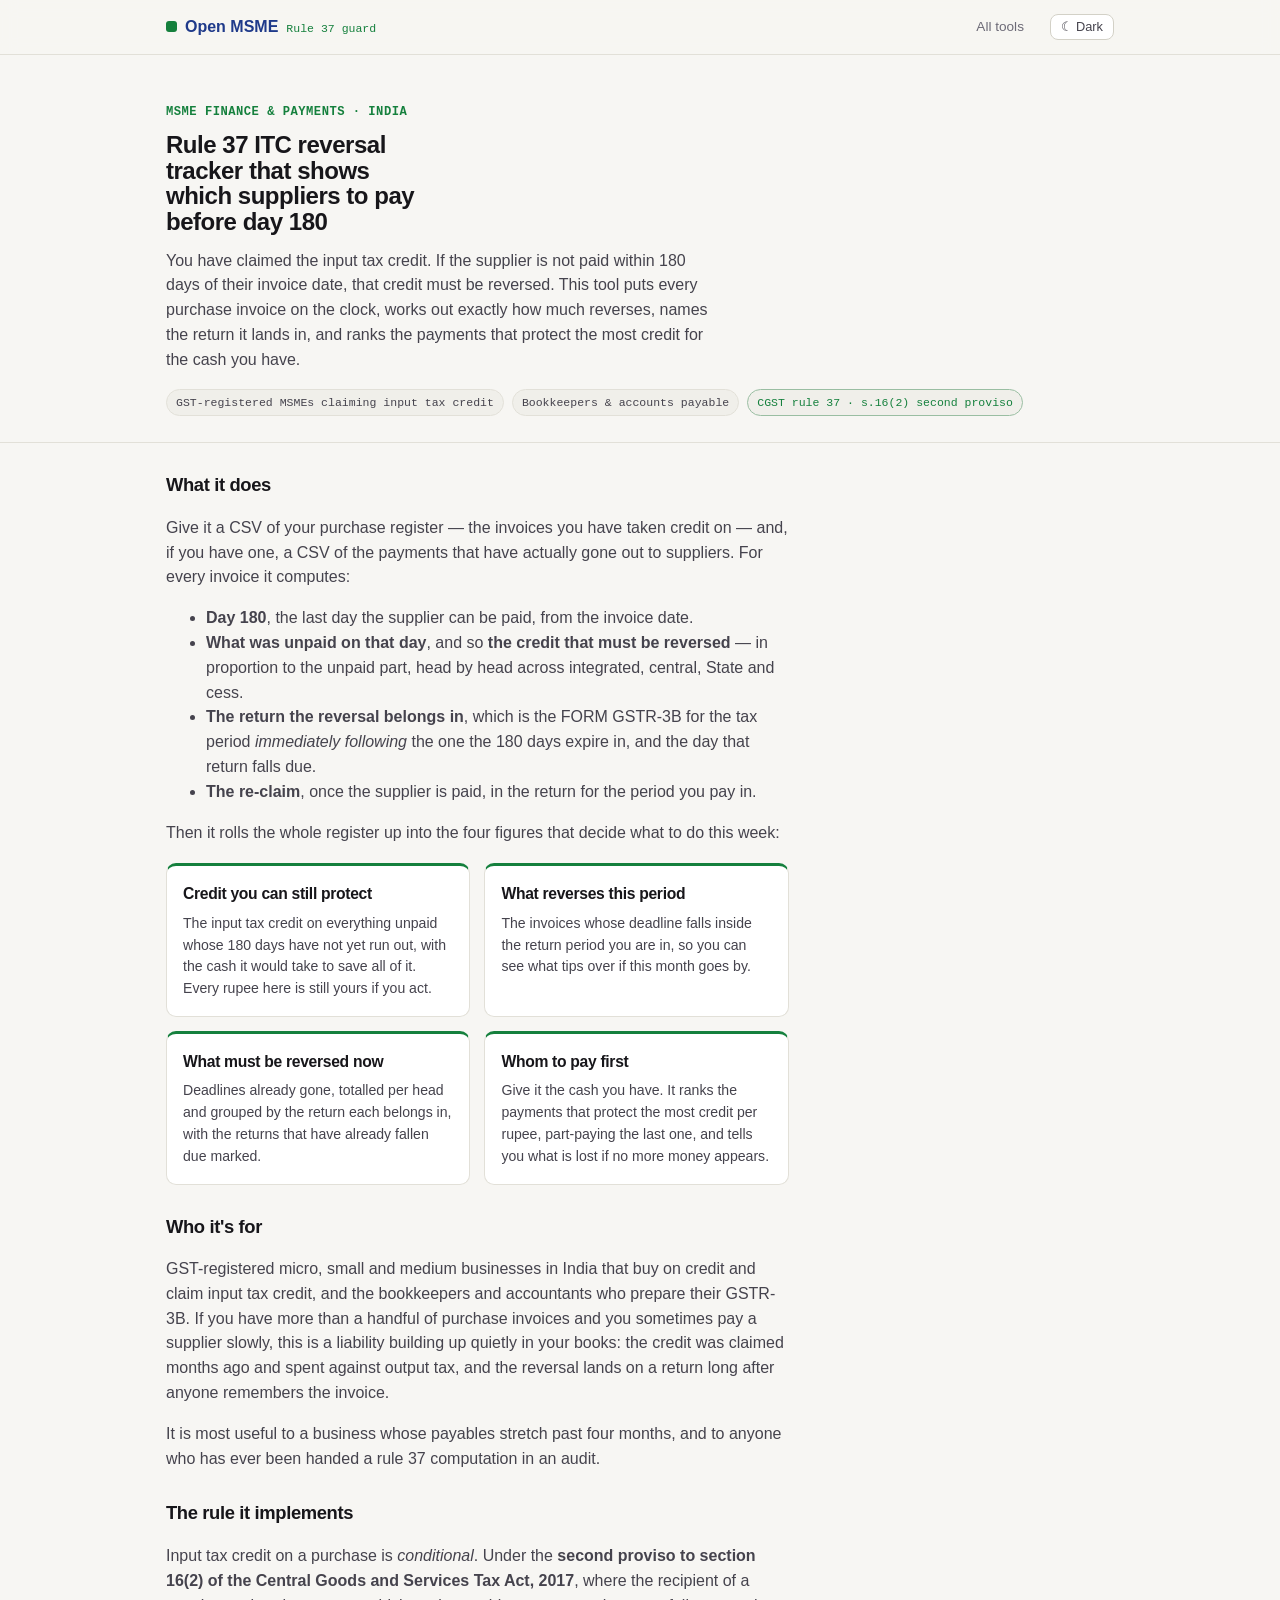
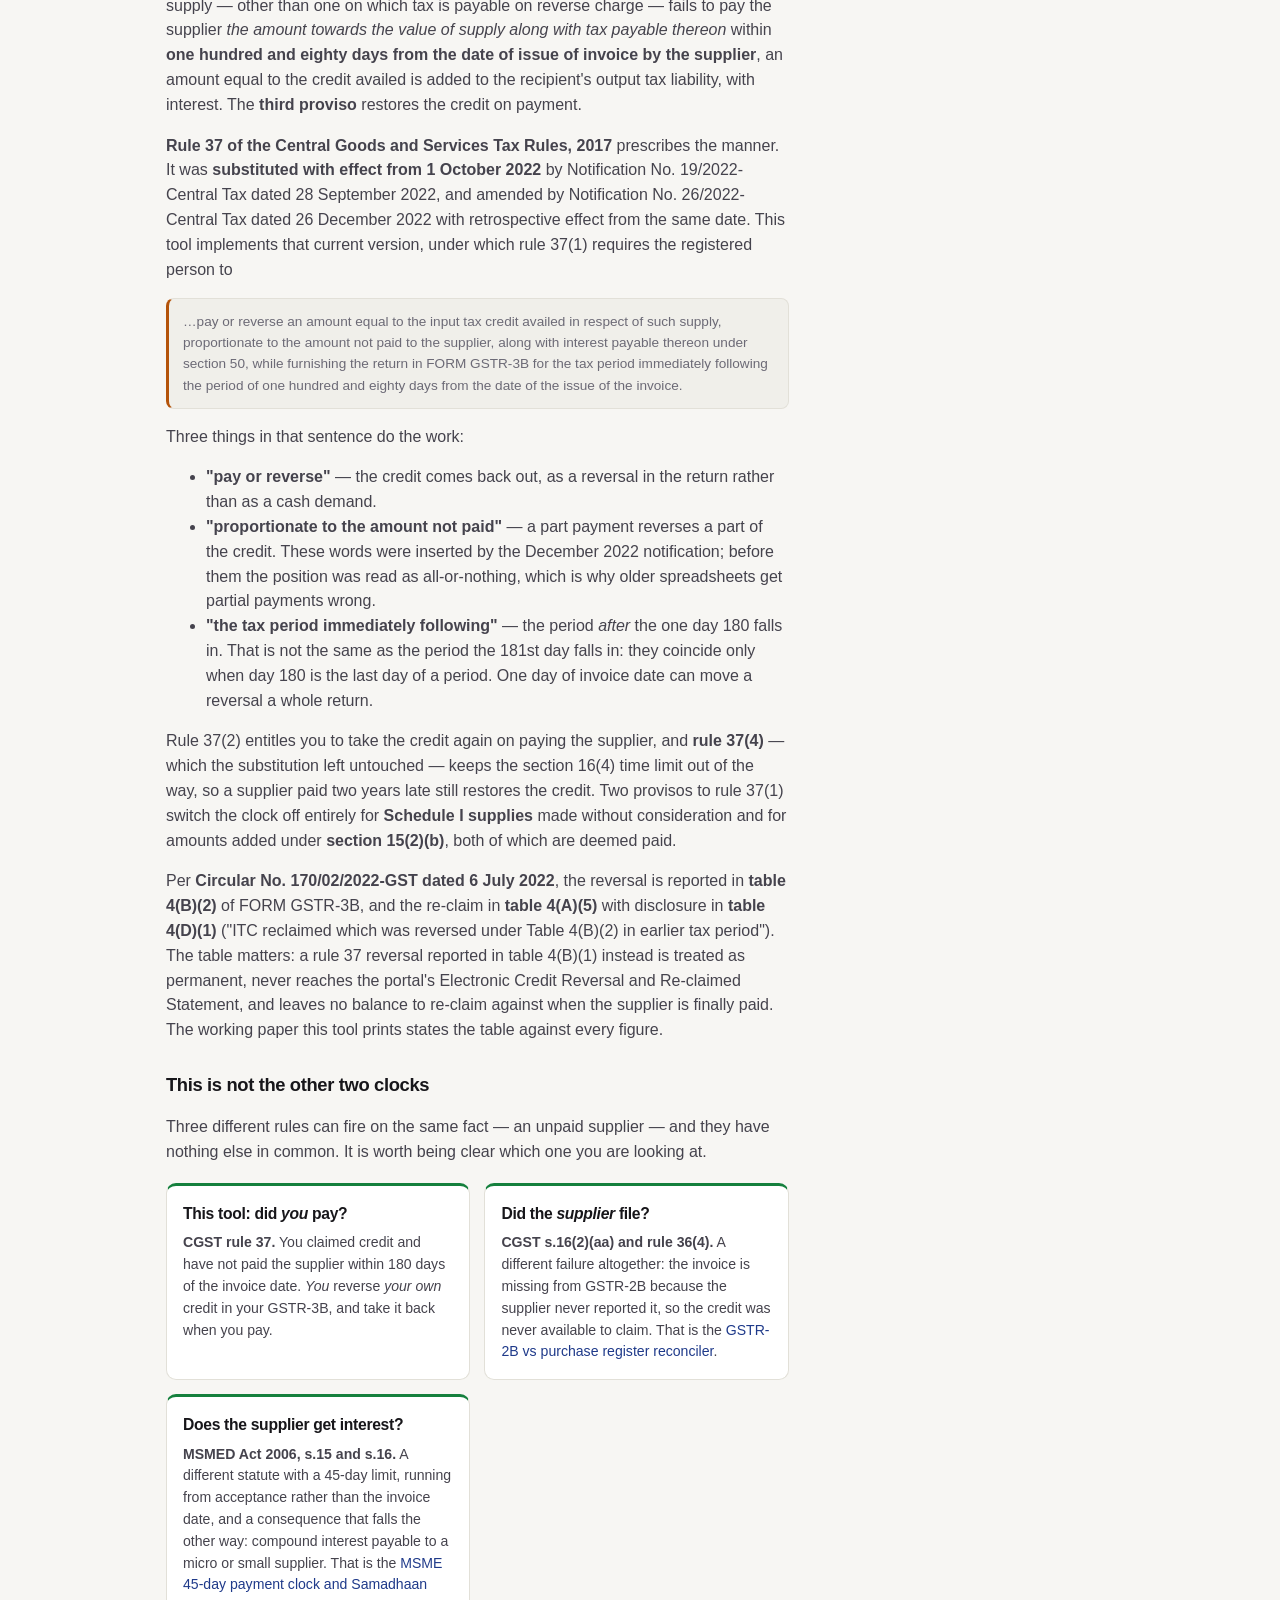
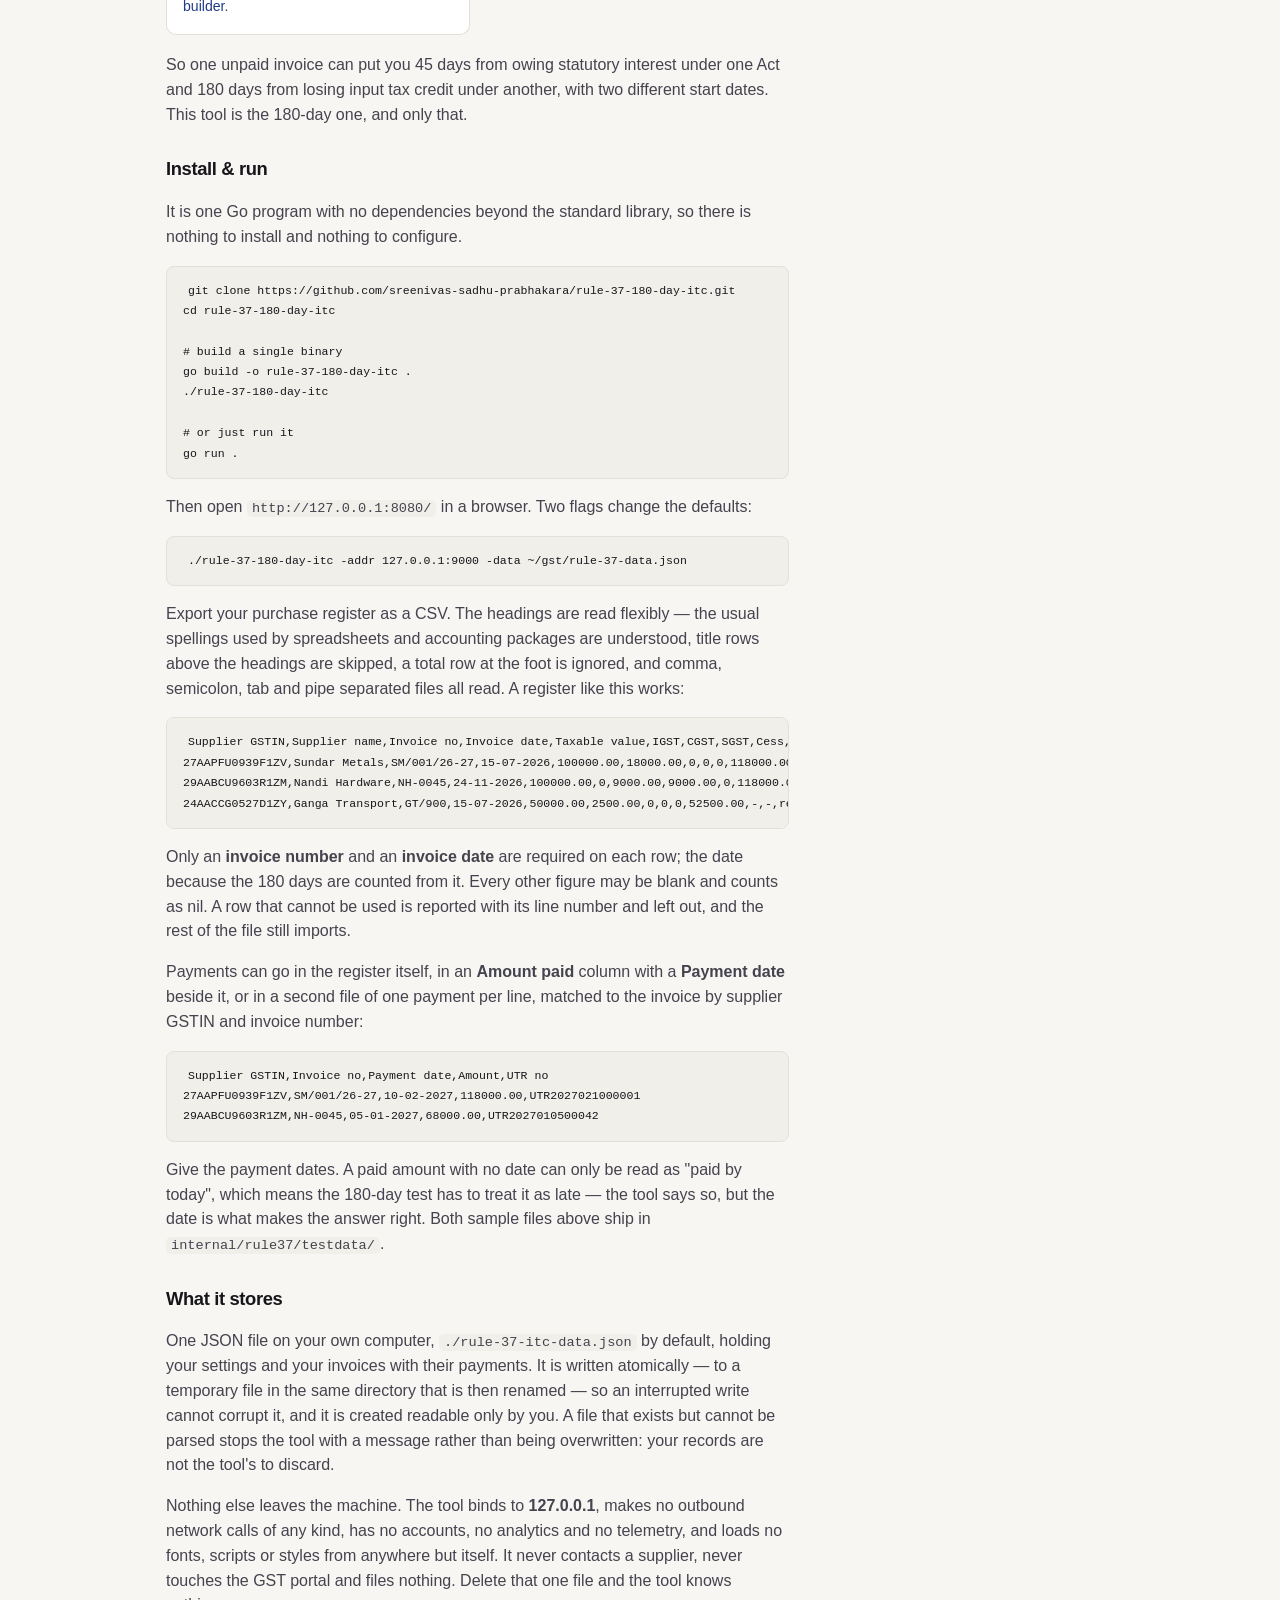
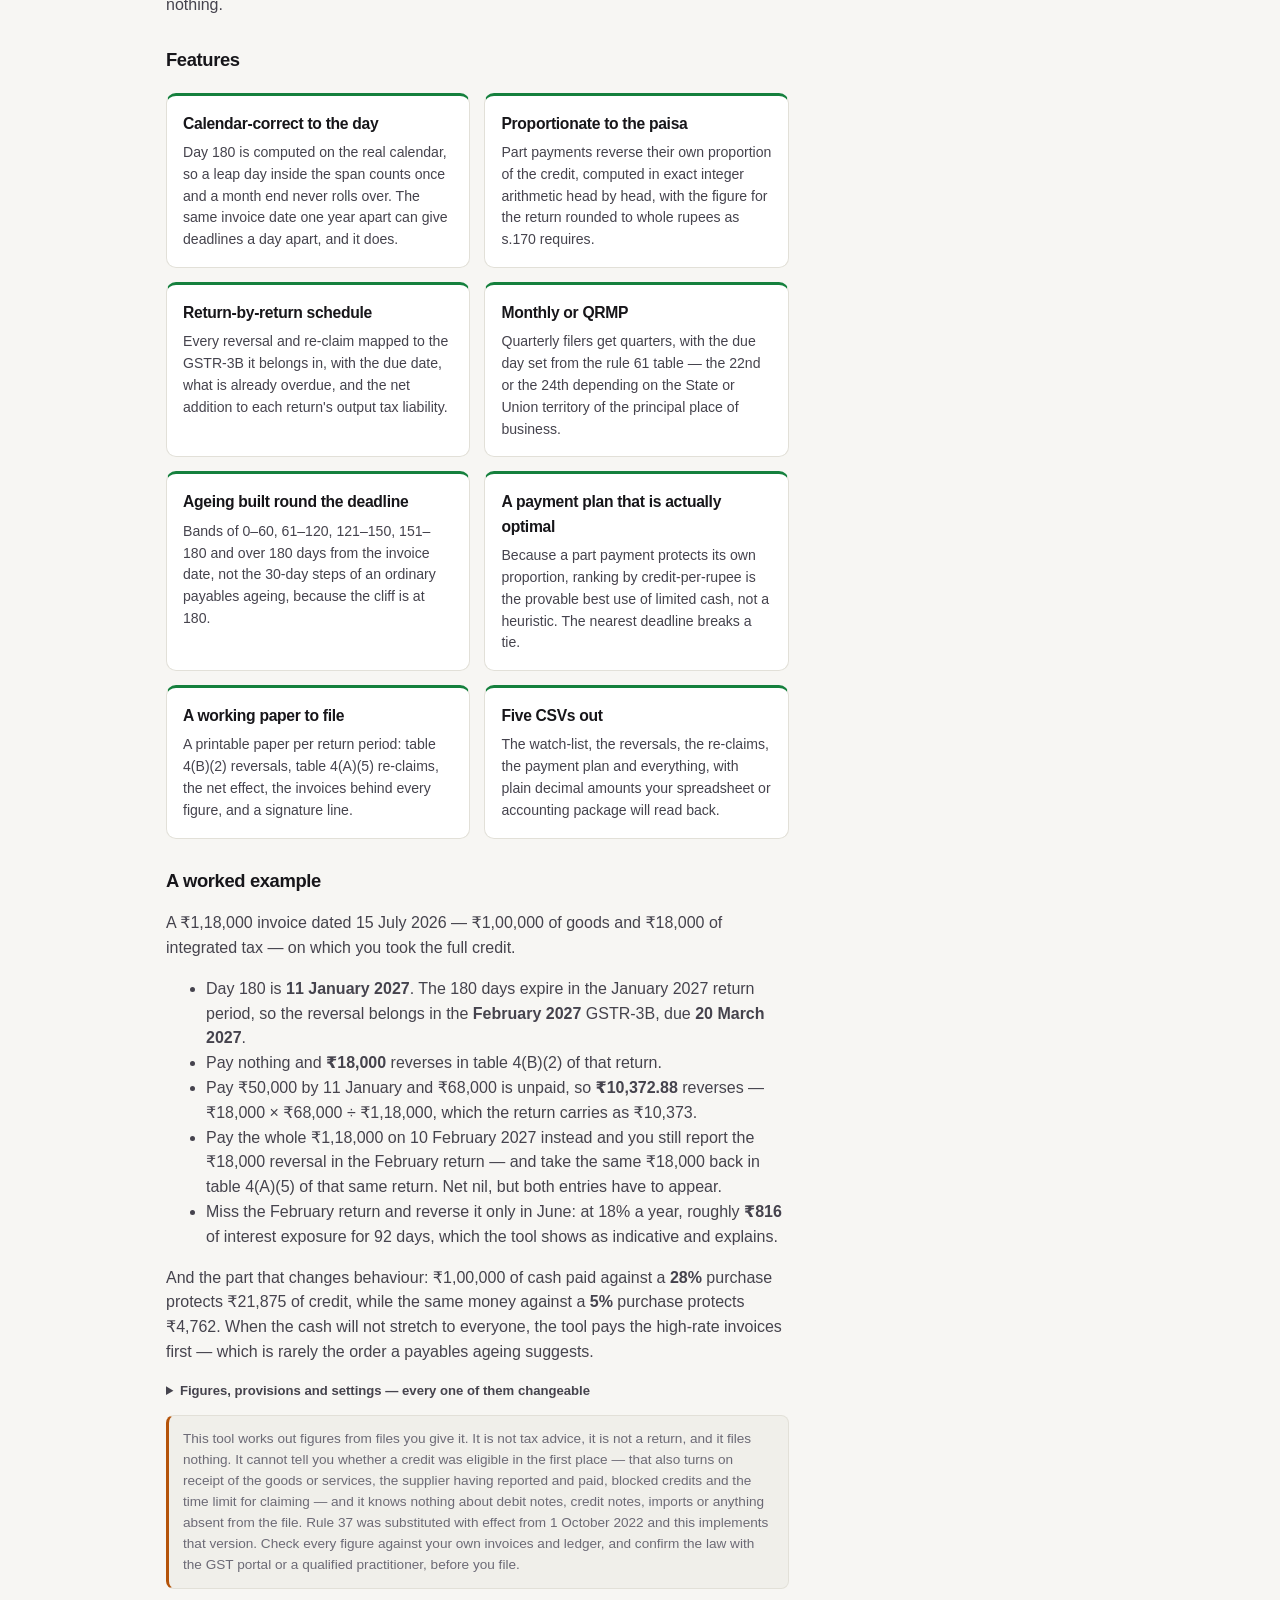
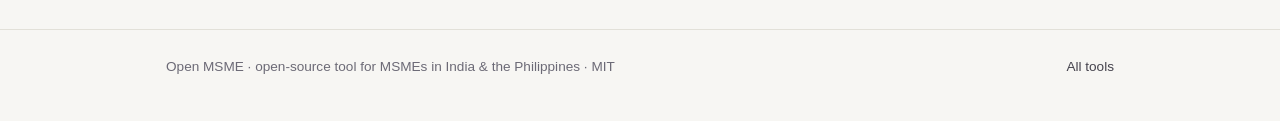
<file: docs/index.html>
<!doctype html>
<html lang="en">
<head>
<meta charset="utf-8">
<meta name="viewport" content="width=device-width, initial-scale=1">
<meta http-equiv="Content-Security-Policy" content="default-src 'self'; base-uri 'self'; img-src 'self' data:; style-src 'self'; script-src 'self'; font-src 'self'; form-action 'self'">
<title>Rule 37 ITC reversal tracker for the 180-day supplier payment deadline · Open MSME</title>
<meta name="description" content="Free single-binary tool for GST-registered Indian businesses: put every purchase invoice on the CGST rule 37 180-day clock, see the input tax credit that reverses if the supplier is not paid, and know which suppliers to pay first to protect the most credit.">
<meta name="color-scheme" content="light dark">
<meta property="og:title" content="Rule 37 ITC reversal tracker for the 180-day supplier payment deadline">
<meta property="og:description" content="Pay the supplier within 180 days or reverse the input tax credit. This tool shows the deadline per invoice, the credit at stake, the return the reversal lands in, and whom to pay first.">
<meta property="og:type" content="website">
<link rel="icon" href="assets/favicon.svg" type="image/svg+xml">
<link rel="stylesheet" href="assets/style.css">
<link rel="stylesheet" href="assets/accent.css">
<script src="assets/theme-init.js"></script>
</head>
<body>
<header class="topbar">
  <div class="wrap">
    <a class="brand" href="./">
      <span class="dot"></span>
      <b>Open MSME</b>
      <span class="tag">Rule 37 guard</span>
    </a>
    <span class="sp"></span>
    <a class="home" href="https://sreenivas-sadhu-prabhakara.github.io/openmsme/">All tools</a>
    <button class="themer" data-themer type="button">Theme</button>
  </div>
</header>

<main>
  <section class="hero">
    <div class="wrap">
      <div class="eyebrow">MSME finance &amp; payments &middot; India</div>
      <h1>Rule 37 ITC reversal tracker that shows which suppliers to pay before day 180</h1>
      <p class="lede">You have claimed the input tax credit. If the supplier is not paid within 180 days of their invoice date, that credit must be reversed. This tool puts every purchase invoice on the clock, works out exactly how much reverses, names the return it lands in, and ranks the payments that protect the most credit for the cash you have.</p>
      <div class="who">
        <span class="pill">GST-registered MSMEs claiming input tax credit</span>
        <span class="pill">Bookkeepers &amp; accounts payable</span>
        <span class="pill reg">CGST rule 37 &middot; s.16(2) second proviso</span>
      </div>
    </div>
  </section>

  <div class="wrap">
    <section class="prose">
      <h2>What it does</h2>
      <p>Give it a CSV of your purchase register &mdash; the invoices you have taken credit on &mdash; and, if you have one, a CSV of the payments that have actually gone out to suppliers. For every invoice it computes:</p>
      <ul>
        <li><strong>Day 180</strong>, the last day the supplier can be paid, from the invoice date.</li>
        <li><strong>What was unpaid on that day</strong>, and so <strong>the credit that must be reversed</strong> &mdash; in proportion to the unpaid part, head by head across integrated, central, State and cess.</li>
        <li><strong>The return the reversal belongs in</strong>, which is the FORM GSTR-3B for the tax period <em>immediately following</em> the one the 180 days expire in, and the day that return falls due.</li>
        <li><strong>The re-claim</strong>, once the supplier is paid, in the return for the period you pay in.</li>
      </ul>
      <p>Then it rolls the whole register up into the four figures that decide what to do this week:</p>
      <div class="featgrid">
        <div class="feat">
          <h3>Credit you can still protect</h3>
          <p>The input tax credit on everything unpaid whose 180 days have not yet run out, with the cash it would take to save all of it. Every rupee here is still yours if you act.</p>
        </div>
        <div class="feat">
          <h3>What reverses this period</h3>
          <p>The invoices whose deadline falls inside the return period you are in, so you can see what tips over if this month goes by.</p>
        </div>
        <div class="feat">
          <h3>What must be reversed now</h3>
          <p>Deadlines already gone, totalled per head and grouped by the return each belongs in, with the returns that have already fallen due marked.</p>
        </div>
        <div class="feat">
          <h3>Whom to pay first</h3>
          <p>Give it the cash you have. It ranks the payments that protect the most credit per rupee, part-paying the last one, and tells you what is lost if no more money appears.</p>
        </div>
      </div>

      <h2>Who it's for</h2>
      <p>GST-registered micro, small and medium businesses in India that buy on credit and claim input tax credit, and the bookkeepers and accountants who prepare their GSTR-3B. If you have more than a handful of purchase invoices and you sometimes pay a supplier slowly, this is a liability building up quietly in your books: the credit was claimed months ago and spent against output tax, and the reversal lands on a return long after anyone remembers the invoice.</p>
      <p>It is most useful to a business whose payables stretch past four months, and to anyone who has ever been handed a rule 37 computation in an audit.</p>

      <h2>The rule it implements</h2>
      <p>Input tax credit on a purchase is <em>conditional</em>. Under the <strong>second proviso to section 16(2) of the Central Goods and Services Tax Act, 2017</strong>, where the recipient of a supply &mdash; other than one on which tax is payable on reverse charge &mdash; fails to pay the supplier <em>the amount towards the value of supply along with tax payable thereon</em> within <strong>one hundred and eighty days from the date of issue of invoice by the supplier</strong>, an amount equal to the credit availed is added to the recipient's output tax liability, with interest. The <strong>third proviso</strong> restores the credit on payment.</p>
      <p><strong>Rule 37 of the Central Goods and Services Tax Rules, 2017</strong> prescribes the manner. It was <strong>substituted with effect from 1 October 2022</strong> by Notification No. 19/2022-Central Tax dated 28 September 2022, and amended by Notification No. 26/2022-Central Tax dated 26 December 2022 with retrospective effect from the same date. This tool implements that current version, under which rule 37(1) requires the registered person to</p>
      <blockquote class="note">&hellip;pay or reverse an amount equal to the input tax credit availed in respect of such supply, proportionate to the amount not paid to the supplier, along with interest payable thereon under section 50, while furnishing the return in FORM GSTR-3B for the tax period immediately following the period of one hundred and eighty days from the date of the issue of the invoice.</blockquote>
      <p>Three things in that sentence do the work:</p>
      <ul>
        <li><strong>"pay or reverse"</strong> &mdash; the credit comes back out, as a reversal in the return rather than as a cash demand.</li>
        <li><strong>"proportionate to the amount not paid"</strong> &mdash; a part payment reverses a part of the credit. These words were inserted by the December 2022 notification; before them the position was read as all-or-nothing, which is why older spreadsheets get partial payments wrong.</li>
        <li><strong>"the tax period immediately following"</strong> &mdash; the period <em>after</em> the one day 180 falls in. That is not the same as the period the 181st day falls in: they coincide only when day 180 is the last day of a period. One day of invoice date can move a reversal a whole return.</li>
      </ul>
      <p>Rule 37(2) entitles you to take the credit again on paying the supplier, and <strong>rule 37(4)</strong> &mdash; which the substitution left untouched &mdash; keeps the section 16(4) time limit out of the way, so a supplier paid two years late still restores the credit. Two provisos to rule 37(1) switch the clock off entirely for <strong>Schedule I supplies</strong> made without consideration and for amounts added under <strong>section 15(2)(b)</strong>, both of which are deemed paid.</p>
      <p>Per <strong>Circular No. 170/02/2022-GST dated 6 July 2022</strong>, the reversal is reported in <strong>table 4(B)(2)</strong> of FORM GSTR-3B, and the re-claim in <strong>table 4(A)(5)</strong> with disclosure in <strong>table 4(D)(1)</strong> ("ITC reclaimed which was reversed under Table 4(B)(2) in earlier tax period"). The table matters: a rule 37 reversal reported in table 4(B)(1) instead is treated as permanent, never reaches the portal's Electronic Credit Reversal and Re-claimed Statement, and leaves no balance to re-claim against when the supplier is finally paid. The working paper this tool prints states the table against every figure.</p>

      <h2>This is not the other two clocks</h2>
      <p>Three different rules can fire on the same fact &mdash; an unpaid supplier &mdash; and they have nothing else in common. It is worth being clear which one you are looking at.</p>
      <div class="featgrid">
        <div class="feat">
          <h3>This tool: did <em>you</em> pay?</h3>
          <p><strong>CGST rule 37.</strong> You claimed credit and have not paid the supplier within 180 days of the invoice date. <em>You</em> reverse <em>your own</em> credit in your GSTR-3B, and take it back when you pay.</p>
        </div>
        <div class="feat">
          <h3>Did the <em>supplier</em> file?</h3>
          <p><strong>CGST s.16(2)(aa) and rule 36(4).</strong> A different failure altogether: the invoice is missing from GSTR-2B because the supplier never reported it, so the credit was never available to claim. That is the <a href="https://sreenivas-sadhu-prabhakara.github.io/gstr2b-itc-reconciler/">GSTR-2B vs purchase register reconciler</a>.</p>
        </div>
        <div class="feat">
          <h3>Does the supplier get interest?</h3>
          <p><strong>MSMED Act 2006, s.15 and s.16.</strong> A different statute with a 45-day limit, running from acceptance rather than the invoice date, and a consequence that falls the other way: compound interest payable to a micro or small supplier. That is the <a href="https://sreenivas-sadhu-prabhakara.github.io/msme-payment-clock-samadhaan/">MSME 45-day payment clock and Samadhaan builder</a>.</p>
        </div>
      </div>
      <p>So one unpaid invoice can put you 45 days from owing statutory interest under one Act and 180 days from losing input tax credit under another, with two different start dates. This tool is the 180-day one, and only that.</p>

      <h2>Install &amp; run</h2>
      <p>It is one Go program with no dependencies beyond the standard library, so there is nothing to install and nothing to configure.</p>
      <pre><code>git clone https://github.com/sreenivas-sadhu-prabhakara/rule-37-180-day-itc.git
cd rule-37-180-day-itc

# build a single binary
go build -o rule-37-180-day-itc .
./rule-37-180-day-itc

# or just run it
go run .</code></pre>
      <p>Then open <code>http://127.0.0.1:8080/</code> in a browser. Two flags change the defaults:</p>
      <pre><code>./rule-37-180-day-itc -addr 127.0.0.1:9000 -data ~/gst/rule-37-data.json</code></pre>
      <p>Export your purchase register as a CSV. The headings are read flexibly &mdash; the usual spellings used by spreadsheets and accounting packages are understood, title rows above the headings are skipped, a total row at the foot is ignored, and comma, semicolon, tab and pipe separated files all read. A register like this works:</p>
      <pre><code>Supplier GSTIN,Supplier name,Invoice no,Invoice date,Taxable value,IGST,CGST,SGST,Cess,Invoice value,Amount paid,Payment date,Out-of-scope reason
27AAPFU0939F1ZV,Sundar Metals,SM/001/26-27,15-07-2026,100000.00,18000.00,0,0,0,118000.00,0,,
29AABCU9603R1ZM,Nandi Hardware,NH-0045,24-11-2026,100000.00,0,9000.00,9000.00,0,118000.00,50000.00,01-12-2026,
24AACCG0527D1ZY,Ganga Transport,GT/900,15-07-2026,50000.00,2500.00,0,0,0,52500.00,-,-,reverse-charge</code></pre>
      <p>Only an <strong>invoice number</strong> and an <strong>invoice date</strong> are required on each row; the date because the 180 days are counted from it. Every other figure may be blank and counts as nil. A row that cannot be used is reported with its line number and left out, and the rest of the file still imports.</p>
      <p>Payments can go in the register itself, in an <strong>Amount paid</strong> column with a <strong>Payment date</strong> beside it, or in a second file of one payment per line, matched to the invoice by supplier GSTIN and invoice number:</p>
      <pre><code>Supplier GSTIN,Invoice no,Payment date,Amount,UTR no
27AAPFU0939F1ZV,SM/001/26-27,10-02-2027,118000.00,UTR2027021000001
29AABCU9603R1ZM,NH-0045,05-01-2027,68000.00,UTR2027010500042</code></pre>
      <p>Give the payment dates. A paid amount with no date can only be read as "paid by today", which means the 180-day test has to treat it as late &mdash; the tool says so, but the date is what makes the answer right. Both sample files above ship in <code>internal/rule37/testdata/</code>.</p>

      <h2>What it stores</h2>
      <p>One JSON file on your own computer, <code>./rule-37-itc-data.json</code> by default, holding your settings and your invoices with their payments. It is written atomically &mdash; to a temporary file in the same directory that is then renamed &mdash; so an interrupted write cannot corrupt it, and it is created readable only by you. A file that exists but cannot be parsed stops the tool with a message rather than being overwritten: your records are not the tool's to discard.</p>
      <p>Nothing else leaves the machine. The tool binds to <strong>127.0.0.1</strong>, makes no outbound network calls of any kind, has no accounts, no analytics and no telemetry, and loads no fonts, scripts or styles from anywhere but itself. It never contacts a supplier, never touches the GST portal and files nothing. Delete that one file and the tool knows nothing.</p>

      <h2>Features</h2>
      <div class="featgrid">
        <div class="feat">
          <h3>Calendar-correct to the day</h3>
          <p>Day 180 is computed on the real calendar, so a leap day inside the span counts once and a month end never rolls over. The same invoice date one year apart can give deadlines a day apart, and it does.</p>
        </div>
        <div class="feat">
          <h3>Proportionate to the paisa</h3>
          <p>Part payments reverse their own proportion of the credit, computed in exact integer arithmetic head by head, with the figure for the return rounded to whole rupees as s.170 requires.</p>
        </div>
        <div class="feat">
          <h3>Return-by-return schedule</h3>
          <p>Every reversal and re-claim mapped to the GSTR-3B it belongs in, with the due date, what is already overdue, and the net addition to each return's output tax liability.</p>
        </div>
        <div class="feat">
          <h3>Monthly or QRMP</h3>
          <p>Quarterly filers get quarters, with the due day set from the rule 61 table &mdash; the 22nd or the 24th depending on the State or Union territory of the principal place of business.</p>
        </div>
        <div class="feat">
          <h3>Ageing built round the deadline</h3>
          <p>Bands of 0&ndash;60, 61&ndash;120, 121&ndash;150, 151&ndash;180 and over 180 days from the invoice date, not the 30-day steps of an ordinary payables ageing, because the cliff is at 180.</p>
        </div>
        <div class="feat">
          <h3>A payment plan that is actually optimal</h3>
          <p>Because a part payment protects its own proportion, ranking by credit-per-rupee is the provable best use of limited cash, not a heuristic. The nearest deadline breaks a tie.</p>
        </div>
        <div class="feat">
          <h3>A working paper to file</h3>
          <p>A printable paper per return period: table 4(B)(2) reversals, table 4(A)(5) re-claims, the net effect, the invoices behind every figure, and a signature line.</p>
        </div>
        <div class="feat">
          <h3>Five CSVs out</h3>
          <p>The watch-list, the reversals, the re-claims, the payment plan and everything, with plain decimal amounts your spreadsheet or accounting package will read back.</p>
        </div>
      </div>

      <h2>A worked example</h2>
      <p>A &#8377;1,18,000 invoice dated 15 July 2026 &mdash; &#8377;1,00,000 of goods and &#8377;18,000 of integrated tax &mdash; on which you took the full credit.</p>
      <ul>
        <li>Day 180 is <strong>11 January 2027</strong>. The 180 days expire in the January 2027 return period, so the reversal belongs in the <strong>February 2027</strong> GSTR-3B, due <strong>20 March 2027</strong>.</li>
        <li>Pay nothing and <strong>&#8377;18,000</strong> reverses in table 4(B)(2) of that return.</li>
        <li>Pay &#8377;50,000 by 11 January and &#8377;68,000 is unpaid, so <strong>&#8377;10,372.88</strong> reverses &mdash; &#8377;18,000 &times; &#8377;68,000 &divide; &#8377;1,18,000, which the return carries as &#8377;10,373.</li>
        <li>Pay the whole &#8377;1,18,000 on 10 February 2027 instead and you still report the &#8377;18,000 reversal in the February return &mdash; and take the same &#8377;18,000 back in table 4(A)(5) of that same return. Net nil, but both entries have to appear.</li>
        <li>Miss the February return and reverse it only in June: at 18% a year, roughly <strong>&#8377;816</strong> of interest exposure for 92 days, which the tool shows as indicative and explains.</li>
      </ul>
      <p>And the part that changes behaviour: &#8377;1,00,000 of cash paid against a <strong>28%</strong> purchase protects &#8377;21,875 of credit, while the same money against a <strong>5%</strong> purchase protects &#8377;4,762. When the cash will not stretch to everyone, the tool pays the high-rate invoices first &mdash; which is rarely the order a payables ageing suggests.</p>

      <details class="assumptions">
        <summary>Figures, provisions and settings &mdash; every one of them changeable</summary>
        <ul>
          <li><strong>180 days</strong> &mdash; second proviso to s.16(2) of the CGST Act, 2017 and rule 37(1) of the CGST Rules, 2017. A named constant in one place, overridable in case the period is amended.</li>
          <li><strong>Counted from the day after the invoice date</strong>, so day 180 is the invoice date plus 180 days. This is a <em>convention</em>, not something the rule spells out: it follows s.9 of the General Clauses Act, 1897, under which "from" excludes the first day, and it is what practice does. The alternative &mdash; counting the invoice date as day one &mdash; makes every deadline a day earlier. It changes the answer only where day 180 falls at a period boundary, and the computed date is shown against every invoice so you can check it.</li>
          <li><strong>The reversal goes in the return for the tax period immediately following</strong> the one the 180 days expire in &mdash; rule 37(1). Not the period containing the 181st day.</li>
          <li><strong>GSTR-3B due on the 20th</strong> of the following month for a monthly filer, and the <strong>22nd or 24th</strong> of the month after the quarter for a QRMP filer, by the two groups of States and Union territories in <strong>rule 61(1)(ii)</strong>. Chandigarh and Delhi are in the 24th group, which is the entry most often got wrong.</li>
          <li><strong>Interest at 18% a year</strong> &mdash; the rate notified under <strong>s.50(3)</strong> of the CGST Act (Notification No. 13/2017-Central Tax dated 28 June 2017, as amended retrospectively from 1 July 2017 by s.116 of and the Sixth Schedule to the Finance Act, 2022). The Act caps the notifiable rate at 24%. Charged here only on a reversal made <em>after</em> the return it belonged in fell due, and labelled indicative throughout.</li>
          <li><strong>Whether interest arises at all on a timely reversal is unsettled.</strong> The pre-October-2022 rule 37(3), which ran interest from the date the credit was availed, was omitted by the same notification that substituted the rest. What is left says only "interest payable thereon under section 50", and s.50(3) now reaches credit "wrongly availed <em>and utilised</em>", with rule 88B(3) running the clock from the date of utilisation &mdash; which, by its Explanation, is when the electronic credit ledger balance falls below the credit in question. There is a respectable view that a reversal made in the correct return attracts none, and practitioners who would run interest from availment. No circular settles it. The tool takes no side: set the rate to nil for the first view, or switch the basis to run from the return in which the credit was taken to see the larger exposure. Decide it with your practitioner, not with a tool.</li>
          <li><strong>Out of scope:</strong> supplies on which tax is payable on reverse charge (excluded by the second proviso to s.16(2) itself), <strong>Schedule I</strong> supplies made without consideration and amounts added under <strong>s.15(2)(b)</strong> (both deemed paid by the provisos to rule 37(1)), and any purchase on which no credit was taken. Mark them in the register and they are counted out, with the reason shown rather than hidden.</li>
          <li><strong>Ageing bands of 0&ndash;60, 61&ndash;120, 121&ndash;150, 151&ndash;180 and over 180 days</strong> from the invoice date. A convention of this tool, not of the law, and changeable.</li>
          <li><strong>A re-claim is never scheduled in a return earlier than its own reversal.</strong> A quarterly filer who pays soon after day 180 can have the payment fall in the quarter the 180 days expired in while the reversal belongs in the quarter after; the portal's reversal statement would reject a re-claim with no balance behind it, so the tool carries such a payment forward to the reversal's own return, where the two cancel.</li>
          <li>All amounts are held in whole paise, so totals are exact and never drift. The figures staged for the return are rounded to whole rupees as <strong>s.170</strong> of the CGST Act requires, head by head &mdash; each head is its own column in the return, so four rounded heads can differ by a paisa or two from one rounded total. That is the right way round.</li>
          <li>An invoice total left blank is taken as the taxable value plus the credit heads. Where you took less credit than the supplier charged, enter the real invoice total: the proportion is computed against what you owe the supplier, not against the credit.</li>
          <li>Statutory provisions are cited as they stood when this was written. Rates, dates and rules change &mdash; and the validity of the 180-day condition is itself reported to be under challenge before a High Court, with nothing stayed and the rule fully in force. Confirm the current position with the GST portal or a qualified practitioner.</li>
        </ul>
      </details>

      <div class="note">This tool works out figures from files you give it. It is not tax advice, it is not a return, and it files nothing. It cannot tell you whether a credit was eligible in the first place &mdash; that also turns on receipt of the goods or services, the supplier having reported and paid, blocked credits and the time limit for claiming &mdash; and it knows nothing about debit notes, credit notes, imports or anything absent from the file. Rule 37 was substituted with effect from 1 October 2022 and this implements that version. Check every figure against your own invoices and ledger, and confirm the law with the GST portal or a qualified practitioner, before you file.</div>
    </section>
  </div>
</main>

<footer class="foot">
  <div class="wrap">
    <span>Open MSME &middot; open-source tool for MSMEs in India &amp; the Philippines &middot; MIT</span>
    <span><a href="https://sreenivas-sadhu-prabhakara.github.io/openmsme/">All tools</a></span>
  </div>
</footer>

<script src="assets/ui.js"></script>
</body>
</html>
</file>
<file: docs/assets/style.css>
/* Open MSME tool kit — shared design system for single-tool apps. No deps. Light + dark. */

:root {
  color-scheme: light dark;
  --bg:#f7f6f3; --surface:#fff; --surface-2:#f0efea; --ink:#17161a; --ink-2:#45434d; --ink-3:#6c6a76;
  --line:#e2e0d8; --line-2:#d3d1c7; --accent:#1f3a8a; --accent-ink:#fff; --ok:#15803d; --warn:#b45309; --bad:#b91c1c;
  --mono: ui-monospace,"SF Mono","SFMono-Regular",Menlo,Consolas,monospace;
  --sans: -apple-system,BlinkMacSystemFont,"Segoe UI",Roboto,Helvetica,Arial,system-ui,sans-serif;
  --maxw:980px; --radius:10px; --shadow:0 1px 2px rgba(20,18,26,.05),0 6px 20px rgba(20,18,26,.05);
  --tool:#1f3a8a; /* per-tool accent, override in page */
}
@media (prefers-color-scheme: dark){ :root:not([data-theme="light"]){
  --bg:#121116; --surface:#1a191f; --surface-2:#222027; --ink:#f3f1ef; --ink-2:#c3c0cb; --ink-3:#918e9c;
  --line:#2c2a33; --line-2:#39363f; --accent:#93b0ff; --accent-ink:#10131f; --ok:#57c98a; --warn:#f0a35a; --bad:#f28b82;
  --shadow:0 1px 2px rgba(0,0,0,.3),0 8px 28px rgba(0,0,0,.35);
}}
:root[data-theme="dark"]{
  --bg:#121116; --surface:#1a191f; --surface-2:#222027; --ink:#f3f1ef; --ink-2:#c3c0cb; --ink-3:#918e9c;
  --line:#2c2a33; --line-2:#39363f; --accent:#93b0ff; --accent-ink:#10131f; --ok:#57c98a; --warn:#f0a35a; --bad:#f28b82;
  --shadow:0 1px 2px rgba(0,0,0,.3),0 8px 28px rgba(0,0,0,.35);
}

* { box-sizing:border-box; }
html { -webkit-text-size-adjust:100%; }
body { margin:0; background:var(--bg); color:var(--ink); font-family:var(--sans); font-size:16px; line-height:1.55; -webkit-font-smoothing:antialiased; }
.wrap { max-width:var(--maxw); margin:0 auto; padding:0 16px; }
a { color:var(--accent); text-decoration:none; }
a:hover { text-decoration:underline; text-underline-offset:3px; }
h1,h2,h3 { letter-spacing:-.02em; }

/* top bar */
.topbar { position:sticky; top:0; z-index:20; background:color-mix(in srgb,var(--bg) 86%,transparent); backdrop-filter:saturate(140%) blur(8px); border-bottom:1px solid var(--line); }
.topbar .wrap { display:flex; align-items:center; gap:14px; height:54px; }
.brand { display:flex; align-items:baseline; gap:8px; font-weight:700; }
.brand .dot { width:11px; height:11px; border-radius:3px; background:var(--tool); display:inline-block; }
.brand .tag { font-family:var(--mono); font-size:.72rem; color:var(--ink-3); font-weight:500; }
.topbar .sp { margin-left:auto; }
.topbar a.home { font-size:.85rem; color:var(--ink-3); }
.topbar a.home:hover { color:var(--ink); }
.themer { font:inherit; font-size:.8rem; cursor:pointer; border:1px solid var(--line-2); background:var(--surface); color:var(--ink-2); border-radius:8px; padding:6px 10px; line-height:1; margin-left:12px; }
.themer:hover { color:var(--ink); border-color:var(--ink-3); }

/* hero / explainer */
.hero { padding:48px 0 26px; border-bottom:1px solid var(--line); }
.hero .eyebrow { font-family:var(--mono); font-size:.76rem; font-weight:600; letter-spacing:.04em; color:var(--tool); text-transform:uppercase; }
.hero h1 { margin:10px 0 14px; font-size:clamp(1.8rem,1.2rem+2.6vw,2.7rem); line-height:1.07; font-weight:800; max-width:20ch; }
.hero .lede { margin:0; font-size:clamp(1rem,.95rem+.4vw,1.15rem); color:var(--ink-2); max-width:62ch; }
.hero .who { margin-top:16px; display:flex; gap:8px; flex-wrap:wrap; }
.pill { font-family:var(--mono); font-size:.72rem; padding:4px 9px; border-radius:999px; background:var(--surface-2); color:var(--ink-2); border:1px solid var(--line); }
.pill.reg { color:var(--tool); border-color:color-mix(in srgb,var(--tool) 35%,var(--line)); }

/* layout */
.cols { display:grid; grid-template-columns:1fr; gap:22px; padding:28px 0; }
@media (min-width:860px){ .cols.calc { grid-template-columns:1.1fr .9fr; align-items:start; } }

section.card { background:var(--surface); border:1px solid var(--line); border-radius:var(--radius); padding:20px; }
section.card h2 { margin:0 0 14px; font-size:1.1rem; }
.sticky { position:sticky; top:70px; }

/* form */
.field { margin:0 0 14px; }
.field > label { display:block; font-size:.85rem; font-weight:600; color:var(--ink-2); margin-bottom:5px; }
.field .hint { font-weight:400; color:var(--ink-3); font-size:.78rem; }
.inp { position:relative; display:flex; align-items:center; }
.inp .pre, .inp .suf { position:absolute; font-family:var(--mono); font-size:.82rem; color:var(--ink-3); pointer-events:none; }
.inp .pre { left:12px; } .inp .suf { right:12px; }
input[type=number], input[type=text], select {
  width:100%; font:inherit; font-size:.95rem; padding:11px 13px; border-radius:9px;
  border:1px solid var(--line-2); background:var(--surface); color:var(--ink); appearance:none;
}
.inp.has-pre input { padding-left:28px; } .inp.has-suf input { padding-right:40px; }
input:focus, select:focus { outline:2px solid var(--tool); outline-offset:1px; border-color:var(--tool); }
.row2 { display:grid; grid-template-columns:1fr 1fr; gap:12px; }
.seg { display:flex; gap:6px; flex-wrap:wrap; }
.seg button { font:inherit; font-size:.82rem; cursor:pointer; padding:8px 12px; border-radius:8px; border:1px solid var(--line-2); background:var(--surface); color:var(--ink-2); }
.seg button[aria-pressed=true] { background:var(--tool); color:#fff; border-color:var(--tool); }

/* results */
.result-primary { background:color-mix(in srgb,var(--tool) 8%,var(--surface)); border:1px solid color-mix(in srgb,var(--tool) 30%,var(--line)); border-radius:var(--radius); padding:18px 20px; margin-bottom:16px; }
.result-primary .k { font-size:.8rem; color:var(--ink-3); }
.result-primary .v { font-size:2rem; font-weight:800; letter-spacing:-.02em; font-variant-numeric:tabular-nums; color:var(--tool); }
.result-primary .sub { font-size:.85rem; color:var(--ink-2); margin-top:3px; }
.breakdown { width:100%; border-collapse:collapse; font-size:.9rem; }
.breakdown th, .breakdown td { text-align:left; padding:8px 4px; border-bottom:1px solid var(--line); }
.breakdown td.num, .breakdown th.num { text-align:right; font-family:var(--mono); font-variant-numeric:tabular-nums; }
.breakdown tr.total td { font-weight:700; border-top:2px solid var(--line-2); border-bottom:none; }
.breakdown tr.sub td { color:var(--ink-2); }
.breakdown .neg { color:var(--bad); }

.btnrow { display:flex; gap:10px; flex-wrap:wrap; margin-top:16px; }
.btn { font:inherit; font-size:.9rem; font-weight:600; cursor:pointer; padding:10px 16px; border-radius:9px; border:1px solid transparent; }
.btn.primary { background:var(--tool); color:#fff; }
.btn.ghost { background:var(--surface); border-color:var(--line-2); color:var(--ink); }
.btn:hover { filter:brightness(1.05); }

/* prose / notes */
.prose { max-width:70ch; }
.prose h2 { font-size:1.15rem; margin:28px 0 8px; }
.prose p, .prose li { color:var(--ink-2); }
.prose code { font-family:var(--mono); font-size:.85em; background:var(--surface-2); padding:1px 5px; border-radius:5px; }
.note { font-size:.85rem; color:var(--ink-3); background:var(--surface-2); border:1px solid var(--line); border-left:3px solid var(--warn); border-radius:8px; padding:12px 14px; margin:14px 0; }
.assumptions { font-size:.82rem; color:var(--ink-3); }
.assumptions summary { cursor:pointer; color:var(--ink-2); font-weight:600; }

/* footer */
.foot { border-top:1px solid var(--line); margin-top:40px; padding:26px 0 44px; color:var(--ink-3); font-size:.85rem; }
.foot .wrap { display:flex; gap:14px; flex-wrap:wrap; justify-content:space-between; }
.foot a { color:var(--ink-2); }

@media (prefers-reduced-motion: reduce){ * { transition:none !important; } }
@media print { .topbar,.themer,.btnrow,.foot,.hero .who { display:none; } body { background:#fff; } section.card { border:none; padding:0; } }

/* ---- docs/explainer pages (for binary tools that aren't web apps) ---- */
pre { background:var(--surface-2); border:1px solid var(--line); border-radius:8px; padding:14px 16px; overflow-x:auto; font-family:var(--mono); font-size:.85rem; line-height:1.5; color:var(--ink); }
pre code { background:none; padding:0; font-size:inherit; }
.featgrid { display:grid; grid-template-columns:repeat(auto-fill,minmax(240px,1fr)); gap:14px; margin:18px 0; }
.feat { background:var(--surface); border:1px solid var(--line); border-radius:var(--radius); padding:16px; border-top:3px solid var(--tool); }
.feat h3 { margin:0 0 6px; font-size:.98rem; }
.feat p { margin:0; font-size:.88rem; color:var(--ink-2); }
.steps { counter-reset:s; list-style:none; padding:0; }
.steps li { counter-increment:s; position:relative; padding-left:34px; margin:12px 0; color:var(--ink-2); }
.steps li::before { content:counter(s); position:absolute; left:0; top:1px; width:23px; height:23px; border-radius:6px; background:var(--tool); color:#fff; font-size:.78rem; font-weight:700; display:flex; align-items:center; justify-content:center; font-family:var(--mono); }

/* Grid/flex children default to min-width:auto, so a long unbroken string (a clone
   URL in a <pre>) sizes the track to its min-content and forces page-wide horizontal
   scroll. Let children shrink and keep the scrolling inside the pre where it belongs. */
.cols > *, .featgrid > *, .ideas > * { min-width: 0; }
pre { max-width: 100%; }

/* Small coloured text needs a lighter accent in dark mode: the sector hues are
   mid-tone and fall below AA contrast on a dark surface. Backgrounds/borders keep
   the true accent; only small text uses the lightened derivative. */
:root { --tool-text: var(--tool); }
@media (prefers-color-scheme: dark){ :root:not([data-theme="light"]){ --tool-text: color-mix(in srgb, var(--tool) 50%, white); } }
:root[data-theme="dark"]{ --tool-text: color-mix(in srgb, var(--tool) 50%, white); }
.hero .eyebrow { color: var(--tool-text); }
.pill.reg { color: var(--tool-text); }
.result-primary .v { color: var(--tool-text); }
.wave-card .repo, .brand .tag { color: var(--tool-text); }
</file>
<file: docs/assets/accent.css>
:root{--tool:#15803d}
</file>
